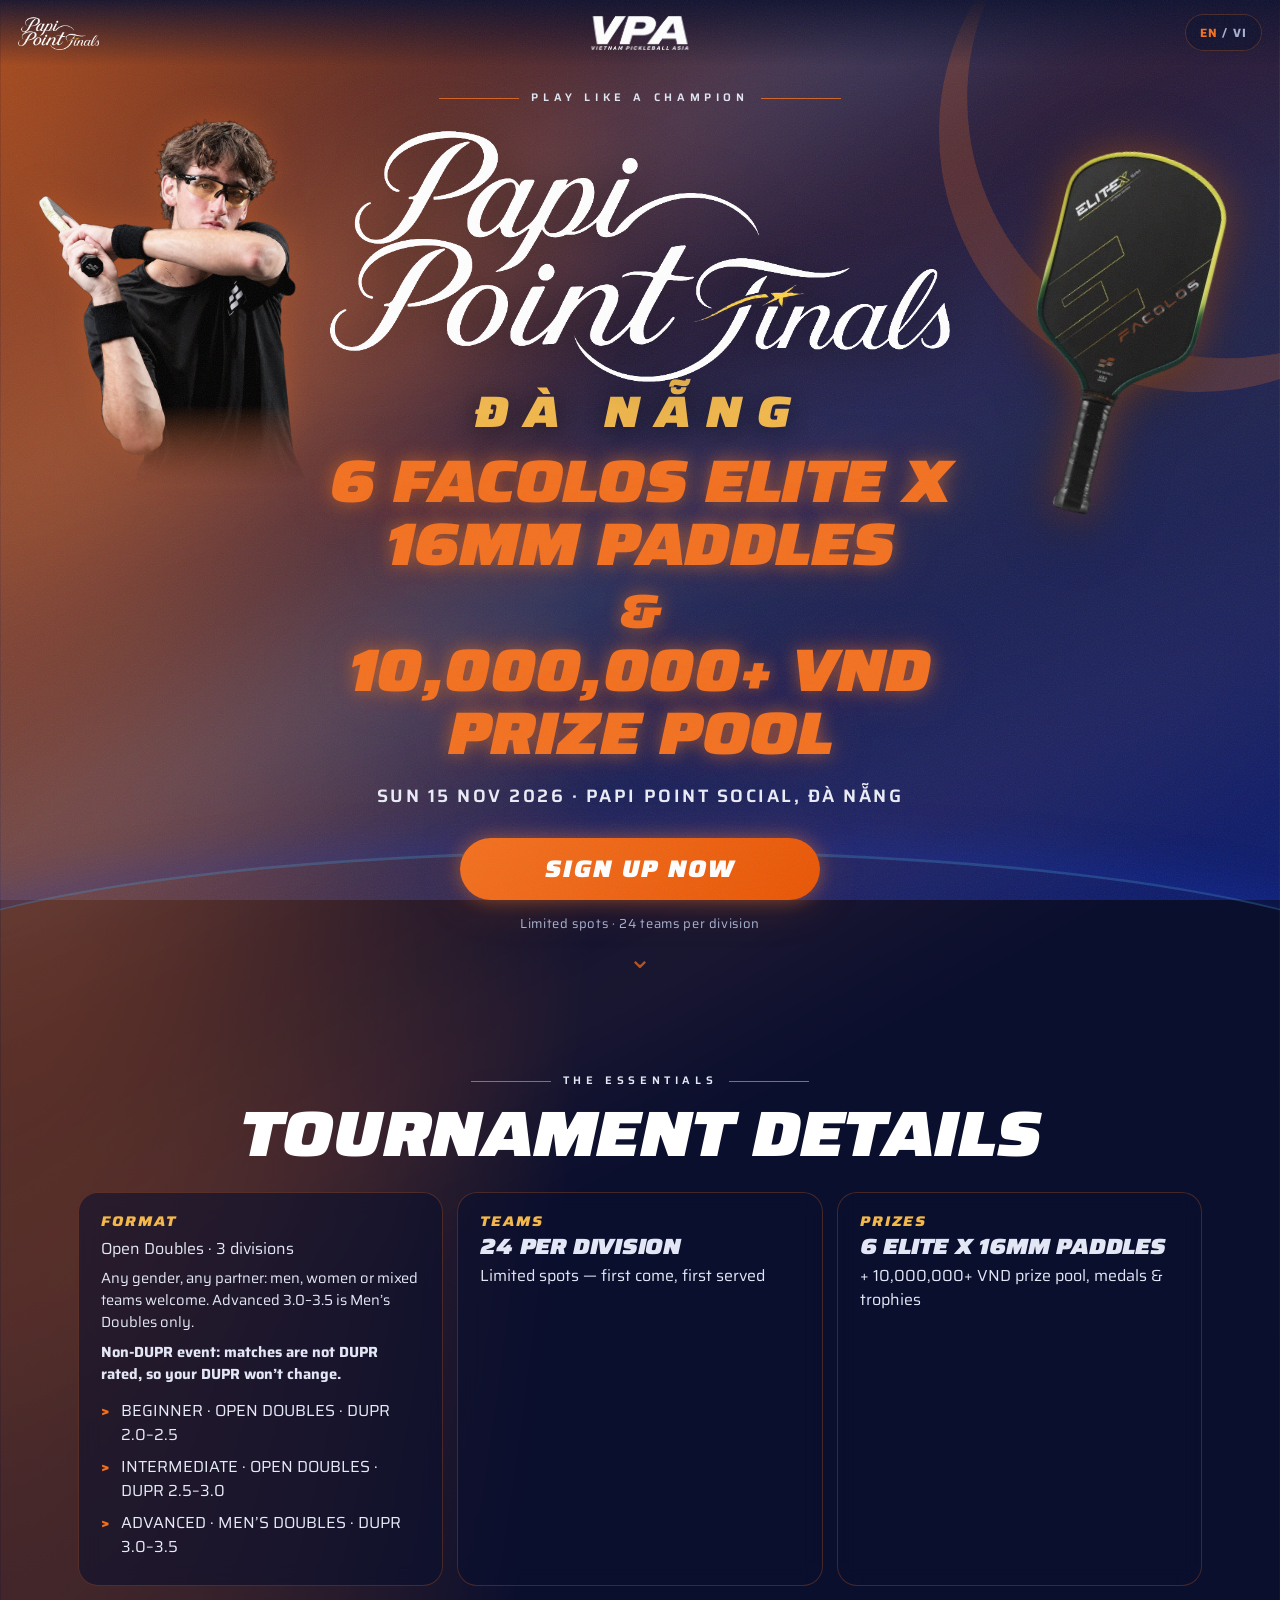
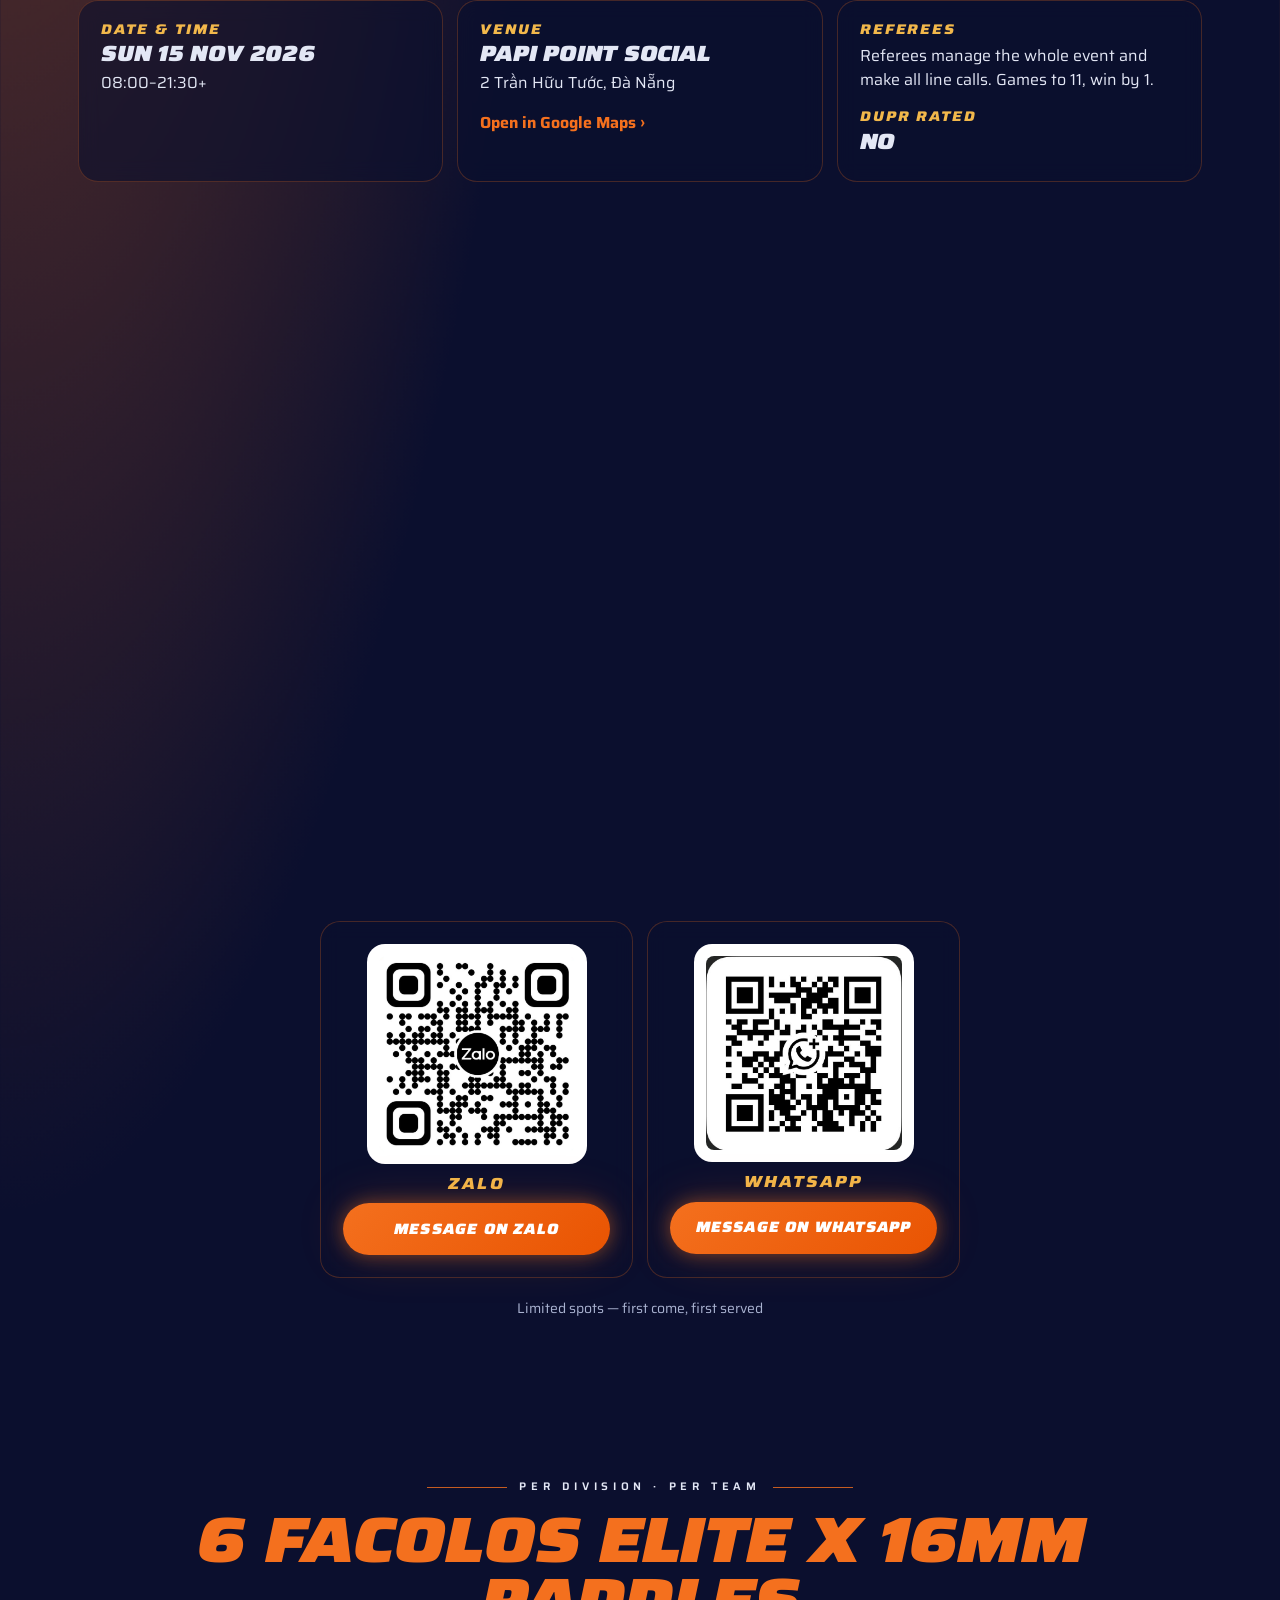
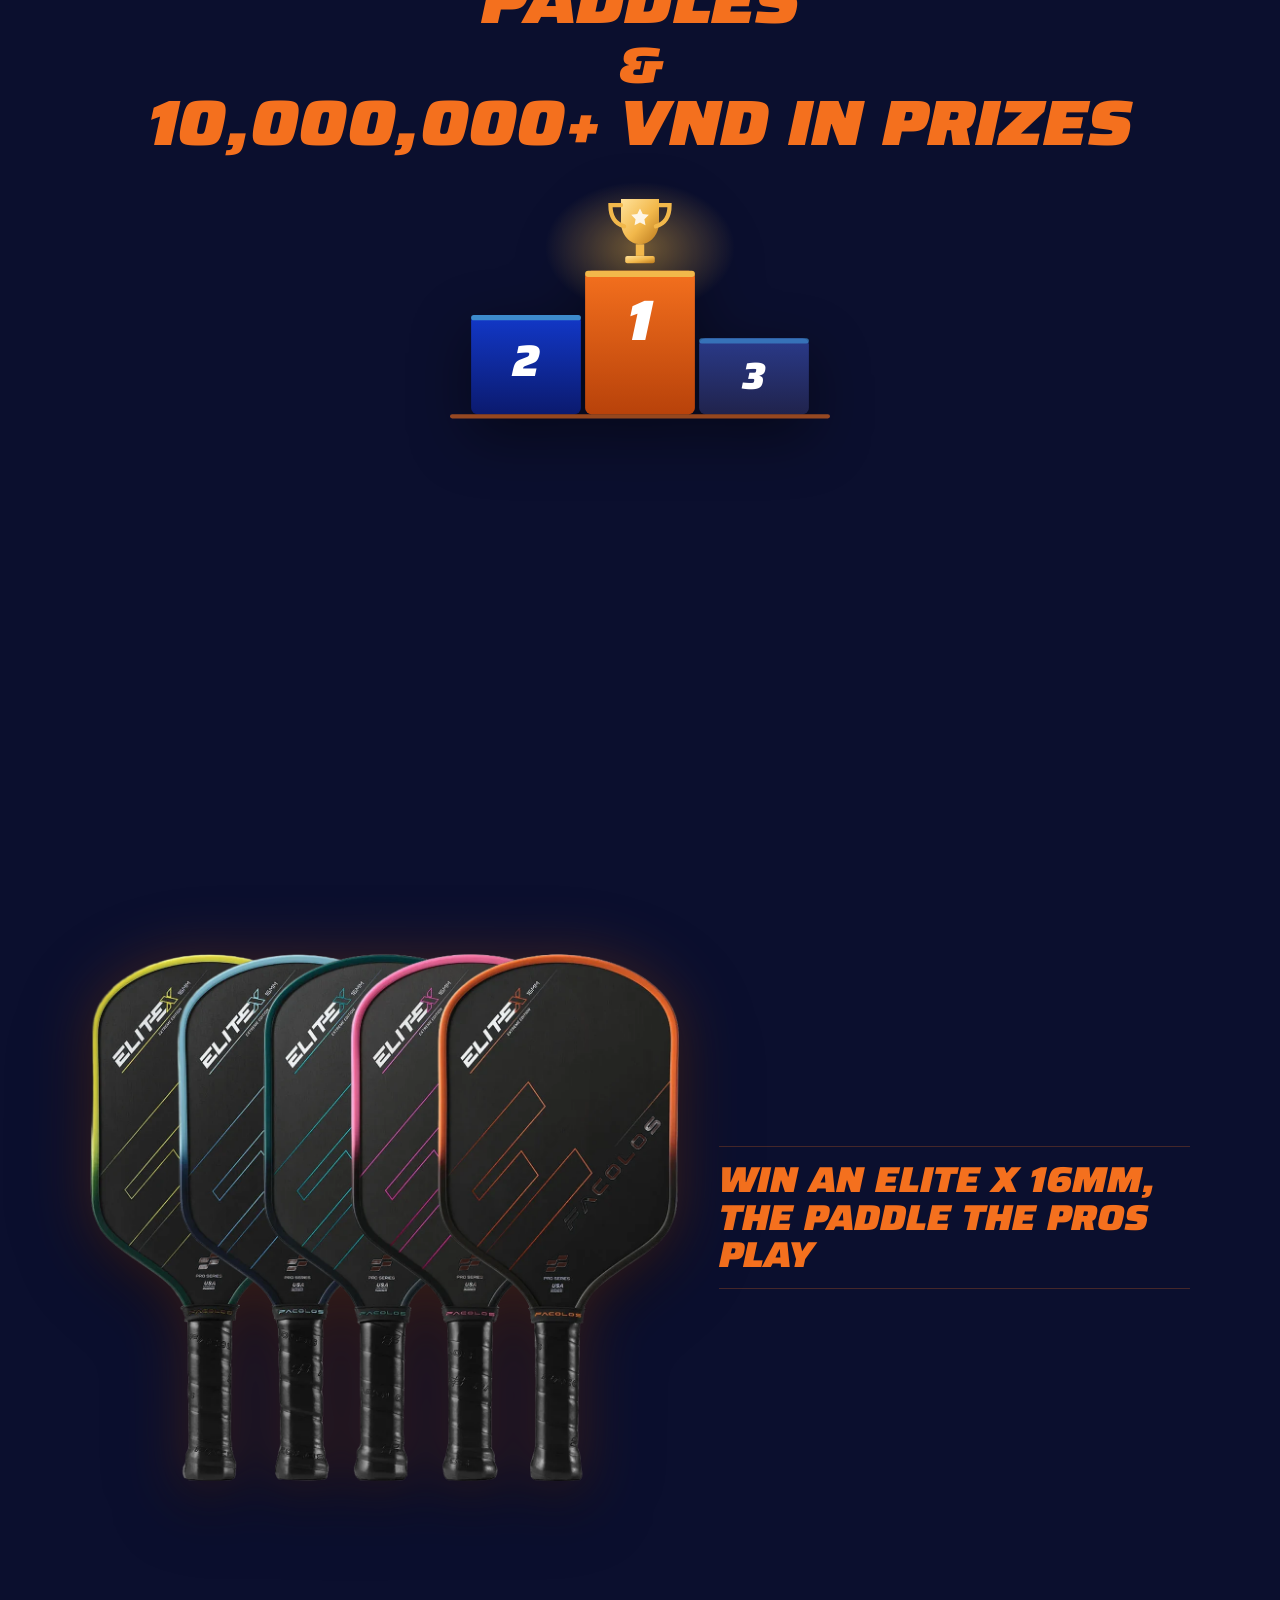
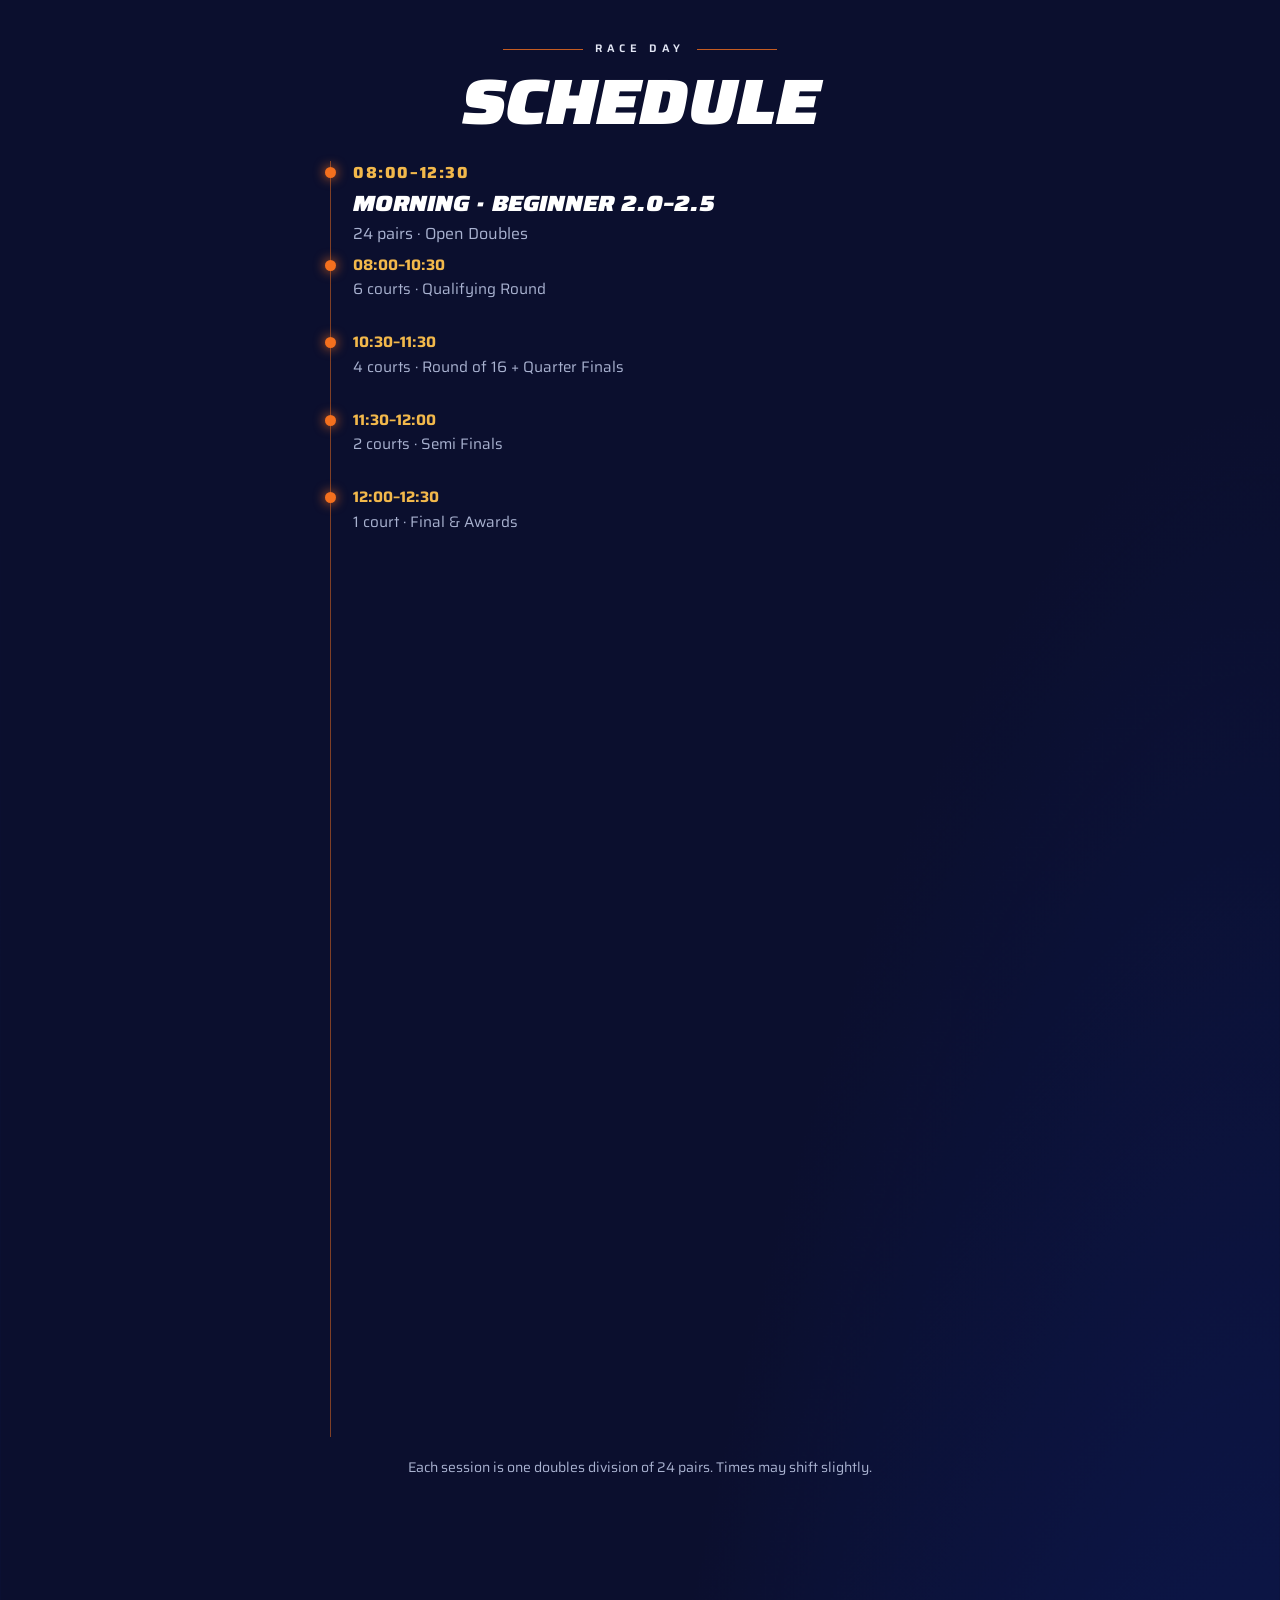
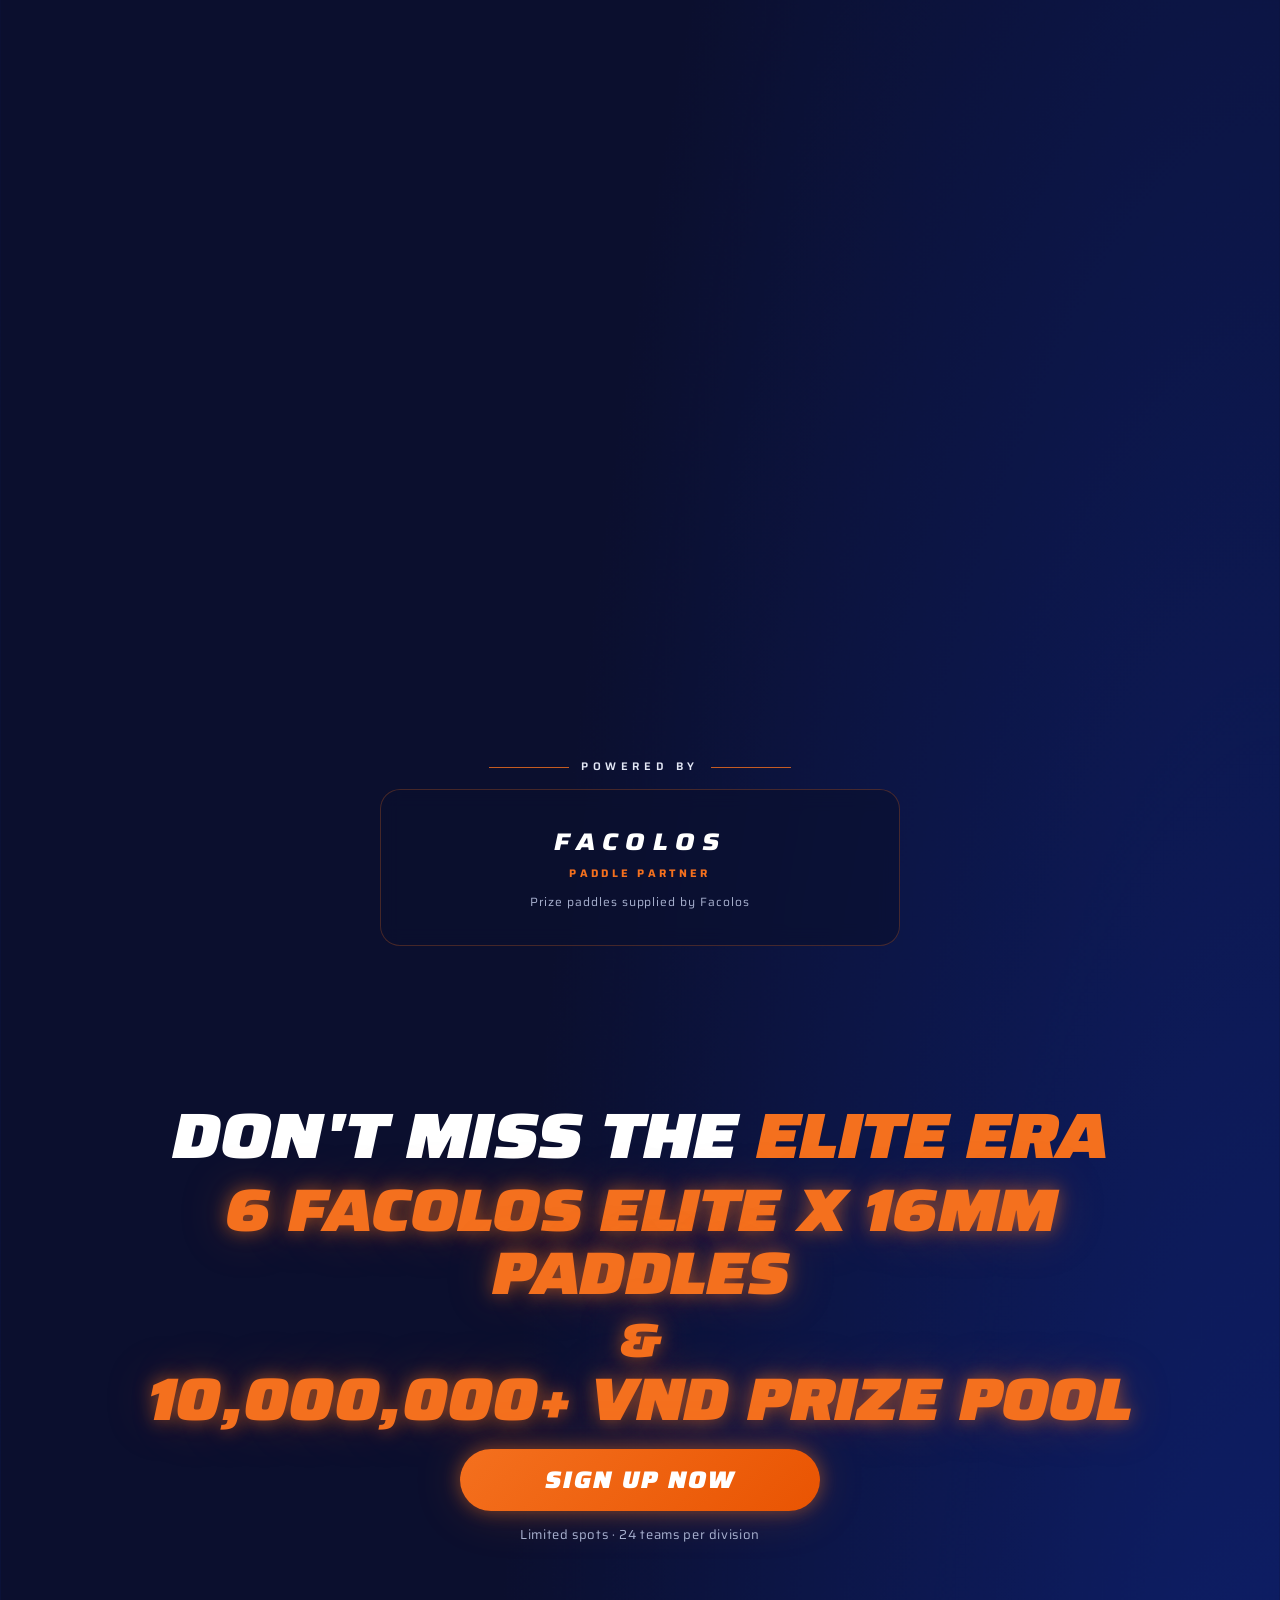
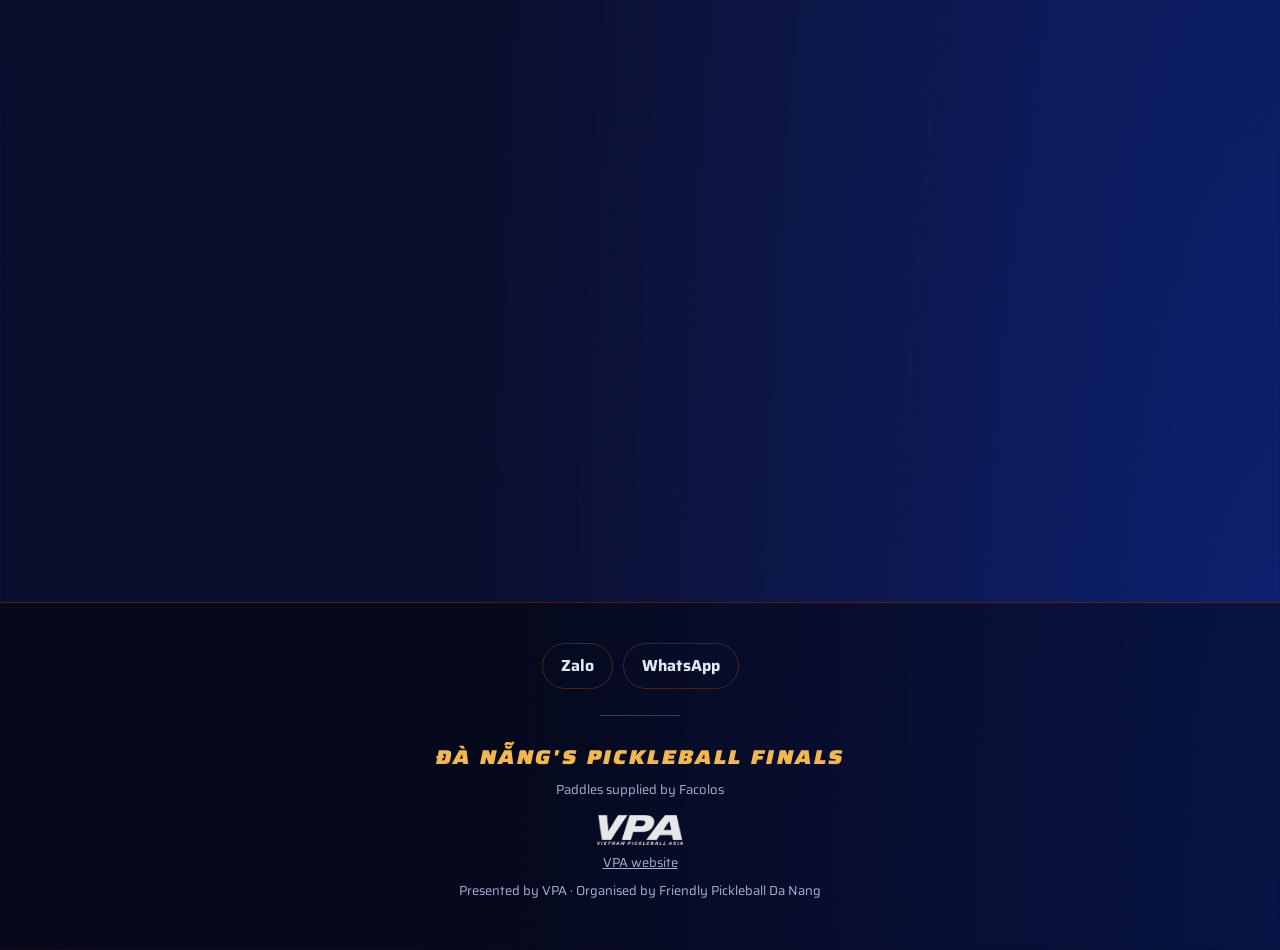
<file: index.html>
<!doctype html>
<html lang="en">
<head>
<meta charset="utf-8">
<meta name="viewport" content="width=device-width,initial-scale=1,viewport-fit=cover">
<title>Papi Point Finals · Đà Nẵng · 6 Facolos Elite X 16mm Paddles &amp; 10,000,000+ VND Prize Pool · Pickleball Tournament</title>
<meta name="description" content="Papi Point Finals · Đà Nẵng pickleball tournament · SUN 15 NOV 2026 · 6 Facolos Elite X 16mm paddles &amp; 10,000,000+ VND prize pool · 3 doubles divisions (open doubles, any gender; Advanced is men’s doubles). Win an Elite X 16mm paddle (supplied by Facolos), plus T-shirts, balls, medals and trophies.">
<meta name="theme-color" content="#0b0f2e">
<meta property="og:type" content="website">
<meta property="og:title" content="Papi Point Finals · Đà Nẵng · 6 Facolos Elite X 16mm Paddles &amp; 10,000,000+ VND Prize Pool">
<meta property="og:description" content="Pickleball tournament · SUN 15 NOV 2026 · Đà Nẵng · 6 Facolos Elite X 16mm Paddles &amp; 10,000,000+ VND Prize Pool · Win an Elite X 16mm paddle, T-shirts, balls, medals and trophies. Sign up now.">
<meta property="og:image" content="https://bigtcoder.github.io/facolos-cup/assets/og.jpg?v=202611041600">
<meta property="og:url" content="https://bigtcoder.github.io/facolos-cup/">
<meta property="og:image:width" content="1200"><meta property="og:image:height" content="630">
<meta name="twitter:card" content="summary_large_image">
<meta name="twitter:title" content="Papi Point Finals · Đà Nẵng · 6 Facolos Elite X 16mm Paddles &amp; 10,000,000+ VND Prize Pool">
<meta name="twitter:description" content="Pickleball tournament · SUN 15 NOV 2026 · Đà Nẵng · 6 Facolos Elite X 16mm Paddles &amp; 10,000,000+ VND Prize Pool. Sign up now.">
<meta name="twitter:image" content="assets/og.jpg?v=202611041600">
<link rel="icon" href="assets/favicon.svg?v=202611041600" type="image/svg+xml">
<link rel="preconnect" href="https://fonts.googleapis.com">
<link rel="preconnect" href="https://fonts.gstatic.com" crossorigin>
<link href="https://fonts.googleapis.com/css2?family=Saira:ital,wdth,wght@0,100..125,400..900;1,100..125,400..900&display=swap&subset=vietnamese" rel="stylesheet">
<link rel="preload" as="image" href="assets/paddle-elite-cutout.webp?v=202611041600">
<link rel="preload" as="image" href="assets/papi-point-finals-logo.webp?v=202611041600">
<link rel="stylesheet" href="style.css?v=202611041600">
</head>
<body>
<div class="streaks" aria-hidden="true"><i></i><i></i><i></i></div>
<div class="grain" aria-hidden="true"></div>

<header class="top">
  <a class="brand" href="#top" aria-label="Papi Point Finals"><img src="assets/papi-point-finals-logo.webp?v=202611041600" alt="Papi Point Finals" width="1024" height="432"></a>
  <a class="vpa-nav" href="#about-vpa" aria-label="VPA – Vietnam Pickleball Asia"><img src="assets/vpa-logo.webp?v=202611041600" alt="VPA – Vietnam Pickleball Asia" width="1569" height="549"></a>
  <button class="lang" id="langBtn" aria-label="Switch language / Đổi ngôn ngữ"><span data-l="en">EN</span> / <span data-l="vi">VI</span></button>
</header>

<main id="top">
<section class="hero">
  <img class="hero-player" src="assets/player-cutout.webp?v=202611041600" alt="Pickleball player" width="730" height="1000" fetchpriority="high">
  <img class="hero-paddle" src="assets/paddle-elite-cutout.webp?v=202611041600" alt="Facolos Pro Series Elite X 16mm paddle" width="237" height="607" fetchpriority="high">
  <div class="hero-in">
    <p class="tag" data-i18n="tagline">PLAY LIKE A CHAMPION</p>
    <h1 class="title"><span class="vh">Papi Point Finals Đà Nẵng</span><picture aria-hidden="true"><source srcset="assets/papi-point-finals-logo.webp?v=202611041600" type="image/webp"><img class="wordmark" src="assets/papi-point-finals-logo.png?v=202611041600" alt="" width="1024" height="432"></picture><span class="city" aria-hidden="true" data-cfg="CITY">ĐÀ NẴNG</span></h1>
    <p class="prize-head" data-i18n="prizePool"><span class="pl">6 FACOLOS ELITE X 16MM PADDLES</span><br><span class="amp">&amp;</span><br><span class="pl">10,000,000+ VND PRIZE POOL</span></p>
    <p class="sub"><span data-cfg="DATE">SUN 15 NOV 2026</span> · <span data-cfg="VENUE">PAPI POINT SOCIAL</span>, ĐÀ NẴNG</p>
    <a class="btn btn-xl" data-signup href="#signup" data-i18n="signup">SIGN UP NOW</a>
    <p class="limit" data-i18n="limit">Limited spots · 24 teams per division</p>
  </div>
  <a class="scroll" href="#details" aria-label="Scroll down">⌄</a>
</section>

<section id="details" class="sec">
  <p class="tag reveal" data-i18n="detailsTag">THE ESSENTIALS</p>
  <h2 class="reveal" data-i18n="detailsH">TOURNAMENT DETAILS</h2>
  <div class="grid">
    <article class="card reveal"><h3 data-i18n="fmtH">FORMAT</h3><p data-i18n="fmtP">Open Doubles · 3 divisions</p><p class="fmt-note" data-i18n="fmtNote">Any gender, any partner: men, women or mixed teams welcome. Advanced 3.0–3.5 is Men’s Doubles only.</p>
      <p class="nondupr" data-i18n="ndNote">Non-DUPR event: matches are not DUPR rated, so your DUPR won’t change.</p>
      <ul class="arrows" id="divList"><li>BEGINNER · DUPR 2.0–2.5</li><li>INTERMEDIATE · DUPR 2.5–3.0</li><li>ADVANCED · DUPR 3.0–3.5</li></ul></article>
    <article class="card reveal"><h3 data-i18n="plH">TEAMS</h3><p class="big sm" data-i18n="plBig">24 PER DIVISION</p><p data-i18n="plP">Limited spots — first come, first served</p></article>
    <article class="card reveal"><h3 data-i18n="prH">PRIZES</h3><p class="big sm" data-i18n="prBig">6 ELITE X 16MM PADDLES</p><p data-i18n="prP">+ 10,000,000+ VND prize pool, medals &amp; trophies</p></article>
    <article class="card reveal"><h3 data-i18n="dateH">DATE &amp; TIME</h3><p class="big sm" data-cfg="DATE">SUN 15 NOV 2026</p><p><span data-cfg="START">08:00</span>–<span data-cfg="END">21:30+</span></p></article>
    <article class="card reveal"><h3 data-i18n="venueH">VENUE</h3><p class="big sm" data-cfg="VENUE">PAPI POINT SOCIAL</p><p data-cfg="ADDRESS">2 Trần Hữu Tước, Đà Nẵng</p><a class="link" data-maps href="https://maps.app.goo.gl/DodEvhsAraNEZ1tYA" target="_blank" rel="noopener" data-i18n="maps">Open in Google Maps ›</a></article>
    <article class="card reveal"><h3 data-i18n="refH">REFEREES</h3><p data-i18n="refP">Referees manage the whole event and make all line calls. Games to 11, win by 1.</p><h3 class="mt" data-i18n="duprH">DUPR RATED</h3><p class="big sm" data-cfg="DUPR">NO</p></article>
    <article class="card reveal"><h3 data-i18n="foodH">FOOD &amp; DRINKS</h3><p class="big sm" data-i18n="foodP">FOOD &amp; DRINKS AVAILABLE ON SITE</p></article>
  </div>
</section>

<section id="signup" class="sec">
  <p class="tag reveal" data-i18n="suTag">MESSAGE US FOR A SLOT</p>
  <h2 class="reveal" data-i18n="suH">HOW TO SIGN UP</h2>
  <ol class="steps">
    <li class="card reveal"><span class="num">1</span><p data-i18n="st1">Message us on Zalo or WhatsApp with your name, your partner's name, your division and both DUPR ratings.</p></li>
    <li class="card reveal"><span class="num">2</span><p data-i18n="st2">Pay 550,000 VND per player by bank QR (we'll send it when you message) or in cash on the day.</p></li>
    <li class="card reveal"><span class="num">3</span><p data-i18n="st3">We confirm your slot.</p></li>
  </ol>
  <p class="fee-line reveal"><strong data-i18n="feeH">ENTRY FEE</strong> · <span data-cfg="FEE">550,000 VND</span> <span data-i18n="feeP">per player</span> · <span data-i18n="payP">pay by bank QR or cash on the day</span></p>
  <p class="nondupr center reveal" data-i18n="ndNote">Non-DUPR event: matches are not DUPR rated, so your DUPR won’t change.</p>
  <div class="qrs">
    <div class="card qr reveal"><div class="tile"><img src="assets/qr-zalo.jpg?v=202611041600" alt="Zalo QR code" width="220" height="220" loading="lazy"></div><h3>ZALO</h3><a class="btn" data-link="ZALO" href="https://zalo.me/84798350171" target="_blank" rel="noopener" data-i18n="msgZ">MESSAGE ON ZALO</a></div>
    <div class="card qr reveal"><div class="tile"><img src="assets/qr-whatsapp.jpg?v=202611041600" alt="WhatsApp QR code" width="220" height="220" loading="lazy"></div><h3>WHATSAPP</h3><a class="btn" data-link="WHATSAPP" href="https://wa.me/447832428071" target="_blank" rel="noopener" data-i18n="msgW">MESSAGE ON WHATSAPP</a></div>
  </div>
  <p class="note reveal" data-i18n="suNote">Limited spots — first come, first served</p>
</section>

<section id="prizes" class="sec">
  <p class="tag reveal" data-i18n="prizeTag">PER DIVISION · PER TEAM</p>
  <h2 class="lime reveal" data-i18n="prizesH"><span class="pl">6 FACOLOS ELITE X 16MM PADDLES</span><br><span class="amp">&amp;</span><br><span class="pl">10,000,000+ VND IN PRIZES</span></h2>
  <div class="podium reveal" aria-hidden="true">
    <svg viewBox="0 0 360 230" width="360" height="230"><defs>
      <linearGradient id="pg" x1="0" y1="0" x2="1" y2="1"><stop offset="0" stop-color="#ffe29a"/><stop offset=".55" stop-color="#F2B84B"/><stop offset="1" stop-color="#b9781c"/></linearGradient>
      <linearGradient id="p1" x1="0" y1="0" x2="0" y2="1"><stop offset="0" stop-color="#F4701E"/><stop offset="1" stop-color="#b8420a"/></linearGradient>
      <linearGradient id="p2" x1="0" y1="0" x2="0" y2="1"><stop offset="0" stop-color="#1238C9"/><stop offset="1" stop-color="#0b1a6e"/></linearGradient>
      <linearGradient id="p3" x1="0" y1="0" x2="0" y2="1"><stop offset="0" stop-color="#2a3a8a"/><stop offset="1" stop-color="#20234C"/></linearGradient>
      <radialGradient id="glow"><stop offset="0" stop-color="#F2B84B" stop-opacity=".45"/><stop offset="1" stop-color="#F2B84B" stop-opacity="0"/></radialGradient></defs>
      <ellipse cx="180" cy="62" rx="90" ry="62" fill="url(#glow)"/>
      <g transform="translate(150 10)"><path d="M12 6h36v22c0 12-8 21-18 21S12 40 12 28z" fill="url(#pg)"/><path d="M12 12H2c0 12 6 18 13 20M48 12h10c0 12-6 18-13 20" fill="none" stroke="#F2B84B" stroke-width="4" stroke-linecap="round"/><rect x="26" y="49" width="8" height="11" fill="#F2B84B"/><rect x="16" y="60" width="28" height="7" rx="2" fill="url(#pg)"/><path d="M30 15l2.6 5.3 5.8.8-4.2 4.1 1 5.8-5.2-2.7-5.2 2.7 1-5.8-4.2-4.1 5.8-.8z" fill="#fff" opacity=".85"/></g>
      <path d="M40 120 l20 -8 l20 8" fill="none"/>
      <rect x="20" y="126" width="104" height="94" rx="6" fill="url(#p2)"/><rect x="128" y="84" width="104" height="136" rx="6" fill="url(#p1)"/><rect x="236" y="148" width="104" height="72" rx="6" fill="url(#p3)"/>
      <rect x="128" y="84" width="104" height="6" rx="3" fill="#F2B84B"/><rect x="20" y="126" width="104" height="5" rx="2.5" fill="#3D8BCD"/><rect x="236" y="148" width="104" height="5" rx="2.5" fill="#3D8BCD" opacity=".7"/>
      <g font-family="Saira,sans-serif" font-style="italic" font-weight="900" fill="#fff" text-anchor="middle"><text x="180" y="150" font-size="54">1</text><text x="72" y="184" font-size="42">2</text><text x="288" y="196" font-size="36">3</text></g>
      <rect x="0" y="220" width="360" height="4" rx="2" fill="#F4701E" opacity=".6"/>
    </svg>
  </div>
  <div class="prizes">
    <article class="card prize first reveal"><span class="place">1<sup>ST</sup></span><p class="amt" data-money="2000000">2,000,000 VND</p>
      <ul class="arrows"><li data-i18n="p1a">Cash per team</li><li data-i18n="p1b">Elite X 16mm paddle for each player</li><li data-i18n="p1c">Trophy</li><li data-i18n="p1d">Medals</li></ul></article>
    <article class="card prize reveal"><span class="place">2<sup>ND</sup></span><p class="amt" data-money="1000000">1,000,000 VND</p><ul class="arrows"><li data-i18n="p1a">Cash per team</li><li data-i18n="p1d">Medals</li></ul></article>
    <article class="card prize reveal"><span class="place">3<sup>RD</sup></span><p class="amt" data-money="550000">550,000 VND</p><ul class="arrows"><li data-i18n="p1a">Cash per team</li><li data-i18n="p1d">Medals</li></ul></article>
  </div>
  <p class="note reveal" data-i18n="prizeNote">Prizes apply to each of the 3 divisions: Beginner, Intermediate and Advanced.</p>
  <p class="hl extras reveal" data-i18n="extras">Also up for grabs: T-shirts, balls, medals and trophies</p>
  <div class="win reveal">
    <img src="assets/elitex-lineup.webp?v=202611041600" alt="Five Facolos Pro Series Elite X 16mm paddles in neon yellow, cyan, green, pink and orange" loading="lazy" width="1210" height="1084">
    <p class="hl" data-i18n="winLine">Win an Elite X 16mm, the paddle the pros play</p>
  </div>
</section>

<section id="schedule" class="sec">
  <p class="tag reveal" data-i18n="schedTag">RACE DAY</p>
  <h2 class="reveal" data-i18n="schedH">SCHEDULE</h2>
  <!-- Times: CONFIG.SCHEDULE in script.js -->
  <ol class="timeline" id="timeline">
    <li class="reveal"><time>08:00–12:30</time><b data-i18n="s1">MORNING · BEGINNER 2.0–2.5</b><span data-i18n="s1d">24 pairs · Open Doubles<ul class="sched-rows"><li><em>08:00–10:30</em> 6 courts · Qualifying Round</li><li><em>10:30–11:30</em> 4 courts · Round of 16 + Quarter Finals</li><li><em>11:30–12:00</em> 2 courts · Semi Finals</li><li><em>12:00–12:30</em> 1 court · Final &amp; Awards</li></ul></span></li>
    <li class="reveal"><time>13:00–17:30</time><b data-i18n="s2">AFTERNOON · INTERMEDIATE 2.5–3.0</b><span data-i18n="s2d">24 pairs · Open Doubles<ul class="sched-rows"><li><em>13:00–15:30</em> 6 courts · Qualifying Round</li><li><em>15:30–16:30</em> 4 courts · Round of 16 + Quarter Finals</li><li><em>16:30–17:00</em> 2 courts · Semi Finals</li><li><em>17:00–17:30</em> 1 court · Final &amp; Awards</li></ul></span></li>
    <li class="reveal"><time>17:30–21:30+</time><b data-i18n="s3">EVENING · ADVANCED 3.0–3.5</b><span data-i18n="s3d">24 pairs · Men’s Doubles only<ul class="sched-rows"><li><em>17:30–20:00</em> 6 courts · Qualifying Round</li><li><em>20:00–21:00</em> 4 courts · Round of 16 + Quarter Finals</li><li><em>21:00–21:30</em> 2 courts · Semi Finals</li><li><em>21:30</em> 1 court · Final &amp; Awards</li></ul></span></li>
  </ol>
  <p class="note" data-i18n="schedNote">Each session is one doubles division of 24 pairs. Times may shift slightly.</p>
</section>

<section id="faq" class="sec">
  <p class="tag reveal" data-i18n="faqTag">KNOW BEFORE YOU PLAY</p>
  <h2 class="reveal" data-i18n="faqH">RULES &amp; FAQ</h2>
  <div class="acc reveal">
    <div class="item"><h3><button aria-expanded="false" aria-controls="f1" id="q1" data-i18n="q1">Which division can I enter?</button></h3>
      <div class="panel" id="f1" role="region" aria-labelledby="q1" hidden><p data-i18n="a1">Beginner is DUPR 2.0–2.5, Intermediate 2.5–3.0 and Advanced 3.0–3.5. Beginner and Intermediate are Open Doubles: any gender, any partner — men, women or mixed teams welcome. Advanced is Men’s Doubles only. Use your DUPR rating; if you don't have one, self-rate honestly. Players on a boundary rating (2.5 or 3.0) can choose either division. The team's higher-rated player sets the division. The organiser may move players or teams between divisions to keep play fair.</p></div></div>
    <div class="item"><h3><button aria-expanded="false" aria-controls="f2" id="q2" data-i18n="q2">I don't have a partner. Can I still play?</button></h3>
      <div class="panel" id="f2" role="region" aria-labelledby="q2" hidden><p data-i18n="a2">Yes. Message us on Zalo with your rating and gender and we'll pair you with a partner at your level.</p></div></div>
    <div class="item"><h3><button aria-expanded="false" aria-controls="f3" id="q3" data-i18n="q3">What if a division doesn't fill?</button></h3>
      <div class="panel" id="f3" role="region" aria-labelledby="q3" hidden><p data-i18n="a3">If a division doesn't fill, we may merge it with the nearest division. If you don't want to play in the merged division, you get a full refund of your entry fee.</p></div></div>
    <div class="item"><h3><button aria-expanded="false" aria-controls="f6" id="q6" data-i18n="q6">How much is it and how do I pay?</button></h3>
      <div class="panel" id="f6" role="region" aria-labelledby="q6" hidden><p data-i18n="a6">The entry fee is 550,000 VND per player. Pay by bank QR (we send it when you message us on Zalo or WhatsApp) or in cash on the day.</p></div></div>
    <div class="item"><h3><button aria-expanded="false" aria-controls="f7" id="q7" data-i18n="q7">Is this a DUPR-rated event?</button></h3>
      <div class="panel" id="f7" role="region" aria-labelledby="q7" hidden><p data-i18n="a7">No. Papi Point Finals is a non-DUPR event: matches are not DUPR rated and results won’t be submitted to DUPR, so your DUPR rating won’t change. We only use DUPR ratings to place you in the right division.</p></div></div>
    <div class="item"><h3><button aria-expanded="false" aria-controls="f4" id="q4" data-i18n="q4">What should I bring?</button></h3>
      <div class="panel" id="f4" role="region" aria-labelledby="q4" hidden><ul class="arrows"><li data-i18n="b1">Your paddle</li><li data-i18n="b2">Non-marking court shoes</li><li data-i18n="b3">A towel and a water bottle (food &amp; drinks are sold on site, no need to bring food)</li><li data-i18n="b4">ID for check-in</li></ul></div></div>
    <div class="item"><h3><button aria-expanded="false" aria-controls="f5" id="q5" data-i18n="q5">What rules apply?</button></h3>
      <div class="panel" id="f5" role="region" aria-labelledby="q5" hidden><p data-i18n="a5">Standard USA Pickleball rules. Games are played to 11, win by 1. Referees manage the whole event and make all line calls; their decisions are final.</p></div></div>
  </div>
</section>

<section id="sponsors" class="sec">
  <p class="tag reveal" data-i18n="spTag">POWERED BY</p>
  <div class="card logos solo reveal">
    <span class="logo facolos">FACOLOS</span><span class="sp-role" data-i18n="spRole">PADDLE PARTNER</span><span class="sp-note" data-i18n="spNote">Prize paddles supplied by Facolos</span>
  </div>
</section>

<section class="sec cta">
  <h2 class="reveal" data-i18n="ctaH">DON'T MISS THE <span class="lime">ELITE ERA</span></h2>
  <p class="prize-head reveal" data-i18n="prizePool"><span class="pl">6 FACOLOS ELITE X 16MM PADDLES</span><br><span class="amp">&amp;</span><br><span class="pl">10,000,000+ VND PRIZE POOL</span></p>
  <a class="btn btn-xl reveal" data-signup href="#signup" data-i18n="signup">SIGN UP NOW</a>
  <p class="limit" data-i18n="limit">Limited spots · 24 teams per division</p>
</section>

<section id="about-vpa" class="sec about-vpa">
  <img class="vpa-big reveal" src="assets/vpa-logo.webp?v=202611041600" alt="VPA – Vietnam Pickleball Asia" width="1569" height="549" loading="lazy">
  <p class="tag reveal" data-i18n="vpaTag">ABOUT VPA</p>
  <p class="reveal" data-i18n="vpaP1">VPA — Vietnam Pickleball Asia — is a new tournament series from Đà Nẵng, running competitive, well-organised events for players of every level.</p>
  <p class="reveal" data-i18n="vpaP2">Papi Point Finals is our first event, with more to come across Vietnam. Message us on Zalo or WhatsApp to hear about the next one.</p>
  <div class="vpa-btns reveal"><a class="btn" data-link="ZALO" href="#" target="_blank" rel="noopener" data-i18n="msgZ">MESSAGE ON ZALO</a><a class="btn" data-link="WHATSAPP" href="#" target="_blank" rel="noopener" data-i18n="msgW">MESSAGE ON WHATSAPP</a></div>
  <p class="reveal"><a href="https://bigtcoder.github.io/vpa/" target="_blank" rel="noopener" data-i18n="vpaMore">More about VPA →</a></p>
</section>
</main>

<footer class="foot">
  <nav class="social"><a data-link="ZALO" href="https://zalo.me/84798350171" target="_blank" rel="noopener">Zalo</a><a data-link="WHATSAPP" href="https://wa.me/447832428071" target="_blank" rel="noopener">WhatsApp</a><a data-link="INSTAGRAM" href="#" target="_blank" rel="noopener">Instagram</a></nav>
  <hr>
  <p class="born" data-i18n="born">ĐÀ NẴNG'S PICKLEBALL FINALS</p>
  <p class="org" data-i18n="credit">Paddles supplied by Facolos</p>
  <a class="vpa-foot" href="#about-vpa"><img src="assets/vpa-logo.webp?v=202611041600" alt="VPA – Vietnam Pickleball Asia" width="1569" height="549" loading="lazy"></a>
  <p class="org"><a href="https://bigtcoder.github.io/vpa/" target="_blank" rel="noopener" data-i18n="vpaSite">VPA website</a></p>
  <p class="org"><span data-i18n="pres">Presented by</span> VPA · <span data-i18n="org">Organised by</span> <span data-cfg="ORGANISER">Friendly Pickleball Da Nang</span></p>
</footer>
<script src="script.js?v=202611041600" defer></script>
</body>
</html>
</file>
<file: style.css>
:root{--bg:#0b0f2e;--bg2:#4a1a16;--navy:#20234c;--royal:#1238c9;--blue:#3d8bcd;--orange:#f4701e;--orange2:#e95402;--gold:#f2b84b;--lime:var(--orange);--mut:#a9b2d0;--glass:rgba(11,15,46,.6);--bd:rgba(244,112,30,.25);
--fh:"Saira",system-ui,sans-serif}
*{box-sizing:border-box;margin:0;padding:0}
html{scroll-behavior:smooth;background:var(--bg)}
body{font-family:var(--fh);color:#fff;background:radial-gradient(70% 45% at 0% 0%,rgba(244,112,30,.55),transparent 70%),radial-gradient(90% 60% at 100% 100%,rgba(18,56,201,.45),transparent 70%),linear-gradient(160deg,#4a1a16 0%,#2a1630 30%,#20234c 60%,#0b1a6e 100%) fixed;min-height:100vh;overflow-x:hidden;line-height:1.5;-webkit-font-smoothing:antialiased}
img{max-width:100%;display:block}
a{color:inherit}
.lime{color:var(--lime)}
/* light streaks */
.streaks{position:fixed;inset:-20%;z-index:0;pointer-events:none;mix-blend-mode:screen;opacity:.55}
.streaks i{position:absolute;width:140%;height:22vh;left:-20%;border-radius:50%;filter:blur(60px);
background:linear-gradient(90deg,transparent,rgba(244,112,30,.55) 40%,rgba(61,139,205,.45) 60%,transparent);transform:rotate(-28deg);animation:drift 18s ease-in-out infinite alternate}
.streaks i:nth-child(1){top:18%}
.streaks i:nth-child(2){top:52%;height:14vh;opacity:.6;animation-duration:24s;animation-delay:-6s}
.streaks i:nth-child(3){top:85%;height:18vh;opacity:.45;animation-duration:30s;background:radial-gradient(closest-side,rgba(244,112,30,.5),transparent)}
@keyframes drift{from{transform:rotate(-28deg) translateX(-6%)}to{transform:rotate(-24deg) translateX(6%)}}
.grain{position:fixed;inset:0;z-index:50;pointer-events:none;opacity:.09;
background-image:url("data:image/svg+xml,%3Csvg xmlns='http://www.w3.org/2000/svg' width='160' height='160'%3E%3Cfilter id='n'%3E%3CfeTurbulence type='fractalNoise' baseFrequency='.9' numOctaves='3' stitchTiles='stitch'/%3E%3C/filter%3E%3Crect width='100%25' height='100%25' filter='url(%23n)'/%3E%3C/svg%3E")}
main,footer,header{position:relative;z-index:2}
/* header */
.top{position:fixed;top:0;left:0;right:0;display:flex;justify-content:space-between;align-items:center;padding:14px 18px;z-index:40;background:linear-gradient(rgba(11,15,46,.9),transparent)}
.brand{font-weight:800;font-style:italic;font-stretch:125%;letter-spacing:.2em;text-decoration:none;font-size:14px}
.lang{font:700 12px var(--fh);letter-spacing:.1em;color:var(--mut);background:var(--glass);border:1px solid var(--bd);border-radius:99px;padding:8px 14px;cursor:pointer;backdrop-filter:blur(8px)}
.lang .on{color:var(--lime)}
/* type */
h1,h2,h3,.big,.prize-head,.place,.amt{font-style:italic;font-weight:900;font-stretch:125%;text-transform:uppercase;line-height:.95;letter-spacing:-.01em}
h2{font-size:clamp(30px,8vw,64px);text-align:center;margin-bottom:28px}
h3{font-size:14px;font-weight:800;letter-spacing:.14em;color:var(--lime);margin-bottom:8px}
.tag{display:flex;align-items:center;justify-content:center;gap:12px;font-size:11px;font-weight:600;letter-spacing:.42em;text-transform:uppercase;color:#e3e7f5;margin-bottom:14px;text-align:center}
.tag::before,.tag::after{content:"";height:1px;flex:0 0 clamp(24px,8vw,80px);background:var(--lime);opacity:.8}
/* hero */
.hero{min-height:100svh;display:flex;align-items:center;justify-content:center;text-align:center;padding:90px 18px 60px;position:relative;overflow:hidden}
.hero-in{position:relative;z-index:2;max-width:1100px}
.hero-paddle{position:absolute;z-index:1;width:min(46vw,190px);right:-30px;top:58px;transform:rotate(14deg);opacity:.32;border-radius:24px;
-webkit-mask:radial-gradient(70% 60% at 50% 50%,#000 60%,transparent);mask:radial-gradient(70% 60% at 50% 50%,#000 60%,transparent);filter:drop-shadow(0 0 30px rgba(244,112,30,.6))}
.title{font-size:clamp(42px,13vw,150px);margin-bottom:14px;text-shadow:0 4px 30px rgba(0,0,0,.6)}
.prize-head{font-size:clamp(26px,8.2vw,84px);color:var(--lime);text-shadow:0 0 18px rgba(244,112,30,.55),0 0 50px rgba(244,112,30,.25);animation:pulse 3.2s ease-in-out infinite;margin-bottom:18px}
@keyframes pulse{50%{text-shadow:0 0 28px rgba(244,112,30,.85),0 0 80px rgba(244,112,30,.4);filter:brightness(1.12)}}
.sub{color:#eceef8;font-weight:600;letter-spacing:.14em;text-transform:uppercase;font-size:clamp(12px,3.4vw,18px);margin-bottom:28px}
.limit{color:var(--mut);font-size:13px;margin-top:14px;letter-spacing:.05em}
.scroll{position:absolute;bottom:14px;left:50%;transform:translateX(-50%);color:var(--lime);text-decoration:none;font-size:28px;opacity:.7}
/* buttons */
.btn{display:inline-flex;align-items:center;justify-content:center;background:var(--lime);color:#fff;font-weight:900;font-style:italic;font-stretch:115%;letter-spacing:.08em;text-decoration:none;border-radius:999px;
box-shadow:0 0 18px rgba(244,112,30,.45),0 0 50px rgba(244,112,30,.2);transition:box-shadow .25s,transform .25s}
.btn:hover,.btn:focus-visible{box-shadow:0 0 28px rgba(244,112,30,.8),0 0 90px rgba(244,112,30,.45);transform:translateY(-2px)}
.btn:focus-visible{outline:2px solid #fff;outline-offset:4px}
.btn-xl{min-height:62px;padding:0 44px;font-size:clamp(18px,5vw,24px);width:min(100%,360px)}
/* sections */
.sec{padding:80px 18px;max-width:1160px;margin:0 auto}
.card{background:var(--glass);border:1px solid var(--bd);border-radius:20px;padding:22px;backdrop-filter:blur(10px);-webkit-backdrop-filter:blur(10px)}
.grid{display:grid;gap:14px}
.big{font-size:clamp(28px,8vw,42px);margin:4px 0 6px}.big.sm{font-size:22px}
.card p{color:#e3e7f5}.mt{margin-top:18px}
.link{display:inline-block;margin-top:10px;color:var(--lime);font-weight:700;text-decoration:none;padding:6px 0}
.arrows{list-style:none;margin-top:10px}
.arrows li{padding:4px 0 4px 20px;position:relative;color:#e6e9f6}
.arrows li::before{content:">";position:absolute;left:0;color:var(--lime);font-weight:900}
/* prizes */
.prizes{display:grid;gap:14px}
.prize{text-align:center}.prize .arrows{text-align:left;display:inline-block}
.place{font-size:48px;color:#fff}.place sup{font-size:.4em}
.amt{font-size:clamp(26px,7vw,34px);color:var(--lime);margin:6px 0}
.first{border-color:rgba(244,112,30,.6);box-shadow:0 0 40px rgba(244,112,30,.18),inset 0 0 30px rgba(244,112,30,.06)}
.first .place{color:var(--lime);font-size:64px}
.note{color:var(--mut);text-align:center;margin-top:20px;font-size:14px}
.win{margin-top:34px;display:grid;gap:18px;align-items:center;justify-items:center}
.win img{border-radius:20px;border:1px solid var(--bd);width:min(100%,420px);box-shadow:0 0 50px rgba(244,112,30,.15)}
.hl{color:var(--lime);font-weight:900;font-style:italic;font-stretch:115%;text-transform:uppercase;font-size:clamp(22px,6vw,36px);text-align:center;line-height:1.05;border-top:1px solid var(--bd);border-bottom:1px solid var(--bd);padding:14px 0}
/* timeline */
.timeline{list-style:none;max-width:620px;margin:0 auto;border-left:1px solid rgba(244,112,30,.5);padding-left:22px}
.timeline li{position:relative;padding:0 0 26px;display:grid;gap:2px}
.timeline li::before{content:"";position:absolute;left:-28px;top:6px;width:11px;height:11px;border-radius:50%;background:var(--lime);box-shadow:0 0 12px var(--lime)}
.timeline time{color:var(--lime);font-weight:800;letter-spacing:.1em}
.timeline b{font-style:italic;font-stretch:125%;font-weight:900;font-size:22px}
.timeline span{color:var(--mut)}
/* accordion */
.acc{max-width:780px;margin:0 auto;border-top:1px solid var(--bd)}
.item{border-bottom:1px solid var(--bd)}
.item h3{margin:0;letter-spacing:0;color:#fff}
.item button{all:unset;box-sizing:border-box;display:flex;justify-content:space-between;gap:12px;width:100%;padding:18px 4px;cursor:pointer;font:italic 800 17px var(--fh);font-stretch:110%;text-transform:none}
.item button::after{content:"+";color:var(--lime);font-size:24px;line-height:1;transition:transform .25s}
.item button[aria-expanded=true]::after{transform:rotate(45deg)}
.item button:focus-visible{outline:2px solid var(--lime)}
.panel{padding:0 4px 18px;color:var(--mut)}
/* sponsors */
.logos{display:flex;flex-wrap:wrap;gap:14px;justify-content:center;align-items:center}
.logo{flex:1 1 180px;min-height:76px;display:flex;align-items:center;justify-content:center;border-radius:14px}
.facolos{font-weight:800;font-style:italic;font-stretch:125%;letter-spacing:.3em;font-size:24px}
.logo.ph{border:1px dashed var(--bd)}
.cta{text-align:center;padding-bottom:100px}
.cta h2{margin-bottom:12px}
/* footer */
.foot{text-align:center;padding:40px 18px 50px;border-top:1px solid var(--bd);background:rgba(0,0,0,.4)}
.social{display:flex;gap:10px;justify-content:center;flex-wrap:wrap}
.social a{padding:10px 18px;border:1px solid var(--bd);border-radius:99px;text-decoration:none;font-weight:700;color:#e3e7f5}
.social a:hover{border-color:var(--lime);color:var(--lime)}
.foot hr{border:0;height:1px;background:var(--lime);opacity:.4;width:80px;margin:26px auto}
.born{font-weight:900;font-style:italic;font-stretch:125%;letter-spacing:.12em;font-size:clamp(14px,4vw,20px)}
.org{color:var(--mut);margin-top:8px;font-size:13px}
/* reveal */
.reveal{opacity:0;transform:translateY(28px);transition:opacity .8s ease,transform .8s ease}
.reveal.in{opacity:1;transform:none}
@media (min-width:700px){
 .grid{grid-template-columns:repeat(2,1fr)}
 .prizes{grid-template-columns:1fr 1.15fr 1fr;align-items:center}
 .prizes .first{order:2;padding:34px 22px}.prizes>:nth-child(2){order:1}.prizes>:nth-child(3){order:3}
 .hero-paddle{width:min(30vw,340px);right:4vw;top:90px;opacity:.9;transform:rotate(14deg)}
 .win{grid-template-columns:1fr 1fr}
}
@media (min-width:1024px){
 .grid{grid-template-columns:repeat(3,1fr)}
 .hero-paddle{width:min(24vw,360px);right:3vw;top:80px;opacity:1}
 .hero-in{padding:0 4vw}
}
@media (prefers-reduced-motion:reduce){
 html{scroll-behavior:auto}
 *,*::before,*::after{animation:none!important;transition:none!important}
 .reveal{opacity:1;transform:none}
}
/* fixes */
.title{line-height:1.08}
.prize-head{line-height:1.05}
@media (min-width:1024px){
 .title{font-size:clamp(60px,7.5vw,118px)}
 .hero-paddle{width:min(20vw,300px);right:2.5vw;top:110px;-webkit-mask:radial-gradient(75% 70% at 50% 50%,#000 70%,transparent);mask:radial-gradient(75% 70% at 50% 50%,#000 70%,transparent)}
 .hero-in{max-width:min(1100px,62vw)}
}
@media (min-width:1024px){.prize-head{font-size:clamp(40px,4.8vw,72px)}}
.card .amt{color:var(--lime)}
/* sign-up section */
.steps{list-style:none;display:grid;gap:12px;max-width:900px;margin:0 auto 22px}
.steps li{display:flex;gap:16px;align-items:center}
.num{flex:0 0 auto;font:italic 900 40px var(--fh);font-stretch:125%;color:var(--lime);text-shadow:0 0 16px rgba(244,112,30,.5);line-height:1}
.qrs{display:grid;gap:14px;max-width:640px;margin:0 auto}
.qr{text-align:center;display:flex;flex-direction:column;align-items:center;gap:12px}
.qr h3{margin:0;font-size:16px}
.tile{background:#fff;border-radius:18px;padding:12px;width:min(100%,220px)}
.tile img{border-radius:8px;width:100%;height:auto}
.qr .btn{min-height:52px;padding:0 22px;font-size:15px;width:100%;max-width:280px}
.logos.solo{flex-direction:column;max-width:520px;margin:0 auto;padding:34px 22px;gap:6px}
.logos.solo .logo{min-height:0;flex:none}
.sp-role{color:var(--lime);font-size:11px;font-weight:700;letter-spacing:.3em;text-align:center}
.social a[hidden]{display:none}
@media (min-width:700px){.qrs{grid-template-columns:1fr 1fr}.steps{grid-template-columns:repeat(3,1fr)}.steps li{flex-direction:column;text-align:center}}
/* elite cutout hero paddle */
.hero-paddle{-webkit-mask:none!important;mask:none!important;border-radius:0;height:auto;width:min(26vw,110px);right:8px;top:70px;opacity:.45;filter:drop-shadow(0 0 22px rgba(244,112,30,.45)) drop-shadow(0 10px 24px rgba(0,0,0,.6))}
@media (min-width:768px){.hero-paddle{width:min(16vw,190px);right:6vw;top:90px;opacity:.95}}
@media (min-width:1024px){.hero-paddle{width:min(13vw,200px);right:6vw;top:120px;opacity:1}}
/* hero player cutout (left) */
.hero-player{position:absolute;z-index:1;pointer-events:none;height:auto;left:-60px;bottom:0;width:min(62vw,260px);opacity:.22;filter:drop-shadow(0 0 18px rgba(244,112,30,.35))}
.hero-in{position:relative;z-index:2}
@media (min-width:768px){.hero-player{width:min(34vw,340px);left:-2vw;opacity:.7}}
@media (min-width:1024px){.hero-player{width:min(30vw,420px);left:1vw;opacity:1;filter:drop-shadow(0 0 14px rgba(244,112,30,.3)) drop-shadow(0 0 40px rgba(244,112,30,.15))}}
.hero-player{display:none}
@media (min-width:768px){.hero-player{display:block;width:min(30vw,260px);left:-40px;opacity:.5}}
@media (min-width:1024px){.hero-player{width:min(27vw,380px);left:-1.5vw;opacity:1}}
@media (min-width:1024px){.hero-player{width:min(23vw,360px);left:-1vw}}
@media (min-width:1024px){.hero-player{bottom:auto;top:118px;width:min(24vw,340px);left:-1.5vw}}
@media (min-width:1024px){.hero-player{filter:drop-shadow(0 -4px 16px rgba(244,112,30,.28))}}
/* elitex lineup */
.win{grid-template-columns:1fr;max-width:1100px;margin-left:auto;margin-right:auto}
.win img{border:0;border-radius:0;box-shadow:none;width:min(100%,520px);height:auto;filter:drop-shadow(0 0 28px rgba(244,112,30,.22)) drop-shadow(0 18px 30px rgba(0,0,0,.55))}
@media (min-width:900px){.win{grid-template-columns:1.25fr 1fr;gap:40px}.win img{width:100%;max-width:600px}.win .hl{text-align:left}}
@media (min-width:1024px){.hero-player{left:clamp(16px,3vw,60px);width:min(22vw,340px)}}
@media (min-width:1024px){.hero-player{width:min(21vw,300px)}}
@media (min-width:1024px) and (max-width:1199px){.hero-player{width:18vw}}
.extras{max-width:900px;margin:22px auto 0;font-size:clamp(18px,4.6vw,28px)}
/* mobile/tablet: player top-left accent mirroring paddle */
@media (max-width:1023px){.hero-player{display:block;bottom:auto;left:10px;top:64px;width:min(34vw,150px);opacity:.75;filter:drop-shadow(0 0 18px rgba(244,112,30,.35))}
.hero-paddle{opacity:.75}.hero{padding-top:250px}}
@media (min-width:768px) and (max-width:1023px){.hero-player{width:min(20vw,190px);top:80px;left:16px;opacity:.9}.hero-paddle{opacity:.9}.hero{padding-top:90px}}
@media (min-width:768px) and (max-width:1023px){.hero{padding-top:320px}}
@media (min-width:768px) and (max-width:1023px){.hero{padding-top:350px}.hero-paddle{width:120px;top:80px;right:5vw}}
@media (max-width:767px){.hero-player{width:min(50vw,205px);left:8px;top:60px}.hero{padding-top:170px}}
@media (max-width:767px){.hero-paddle{right:38px}}
@media (max-width:767px){.hero-paddle{right:44px}}
@media (min-width:768px) and (max-width:1023px){.hero-paddle{right:calc(5vw + 8px)}}
@media (min-width:1024px){.hero-paddle{right:calc(6vw + 6px)}}

/* Papi Point Finals rebrand */
.vh{position:absolute!important;width:1px;height:1px;overflow:hidden;clip:rect(0 0 0 0);white-space:nowrap}
.title picture{display:block}
.title .wordmark{width:min(88vw,620px);height:auto;margin:0 auto;filter:drop-shadow(0 6px 24px rgba(0,0,0,.55))}
.title .city{display:block;font-size:clamp(22px,5vw,44px);letter-spacing:.35em;margin-top:6px;color:var(--gold)}
.brand img{height:34px;width:auto}
.btn{background:linear-gradient(135deg,var(--orange),var(--orange2))}
.streaks i:nth-child(2){background:linear-gradient(90deg,transparent,rgba(61,139,205,.55) 40%,rgba(18,56,201,.4) 60%,transparent)}
.sp-note{color:var(--mut);font-size:12px;letter-spacing:.08em;margin-top:4px}
.born{color:var(--gold)}
h3,.timeline time{color:var(--gold)}
.hero::before{content:"";position:absolute;z-index:0;pointer-events:none;width:min(46vw,520px);aspect-ratio:1;right:-14vw;top:-10vw;border-radius:50%;box-shadow:inset 38px -22px 0 0 rgba(244,112,30,.22);transform:rotate(-20deg)}
.hero::after{content:"";position:absolute;z-index:0;pointer-events:none;left:-10%;right:-10%;bottom:-120px;height:260px;border-radius:50%;border-top:3px solid rgba(61,139,205,.35);box-shadow:0 -14px 40px rgba(18,56,201,.25)}
@media (max-width:767px){.title .wordmark{width:min(80vw,360px)}}
.podium{width:min(100%,380px);margin:0 auto 30px}.podium svg{width:100%;height:auto;display:block;filter:drop-shadow(0 18px 30px rgba(0,0,0,.45))}
.prize-head{font-size:clamp(24px,7vw,68px)}
.pl,.amp{display:inline}.amp{font-size:.8em;line-height:1.05;margin:.06em 0}
.prize-head{font-size:clamp(24px,5.6vw,60px)}@media(max-width:767px){.prize-head{font-size:clamp(24px,7.4vw,34px)}}

/* VPA */
.top .vpa-nav{position:absolute;left:50%;top:50%;transform:translate(-50%,-50%);line-height:0}
.vpa-nav img{height:34px;width:auto}
.about-vpa{text-align:center;max-width:720px;margin:0 auto}
.vpa-big{width:min(70vw,360px);height:auto;margin:0 auto 18px;display:block}
.about-vpa p{color:#e3e7f5;margin-top:12px;line-height:1.6}.about-vpa .tag{color:var(--gold)}
.vpa-btns{display:flex;gap:12px;justify-content:center;flex-wrap:wrap;margin-top:22px}
.vpa-foot img{height:30px;width:auto;margin:16px auto 4px;display:block;opacity:.9}
@media (max-width:360px){.brand img,.vpa-nav img{height:28px}}
.vpa-btns{gap:14px}
.vpa-btns .btn{min-height:48px;padding:14px 28px;font-size:15px;line-height:1.2;text-align:center;white-space:normal;box-sizing:border-box}
@media (max-width:599px){.vpa-btns{flex-direction:column;align-items:stretch;max-width:360px;margin-left:auto;margin-right:auto}.vpa-btns .btn{width:100%}}
.fee-line{text-align:center;margin:18px auto 22px;max-width:760px;padding:14px 18px;border:1px solid rgba(244,112,30,.4);border-radius:12px;font-size:1.05rem}
.fee-line strong{color:#F4701E;letter-spacing:.06em}
.sched-rows{list-style:none;margin:8px 0 0;padding:0;display:grid;gap:4px}
.sched-rows li{color:var(--mut);font-size:.95rem}.sched-rows em{font-style:normal;color:var(--gold);font-weight:700;display:inline-block;min-width:104px}
.fmt-note{color:var(--mut);font-size:.92rem;margin-top:6px}

.nondupr{color:#F4701E;font-weight:700;font-size:.92rem;margin:8px 0}
.nondupr.center{text-align:center;margin:-10px auto 22px;max-width:760px}
</file>
